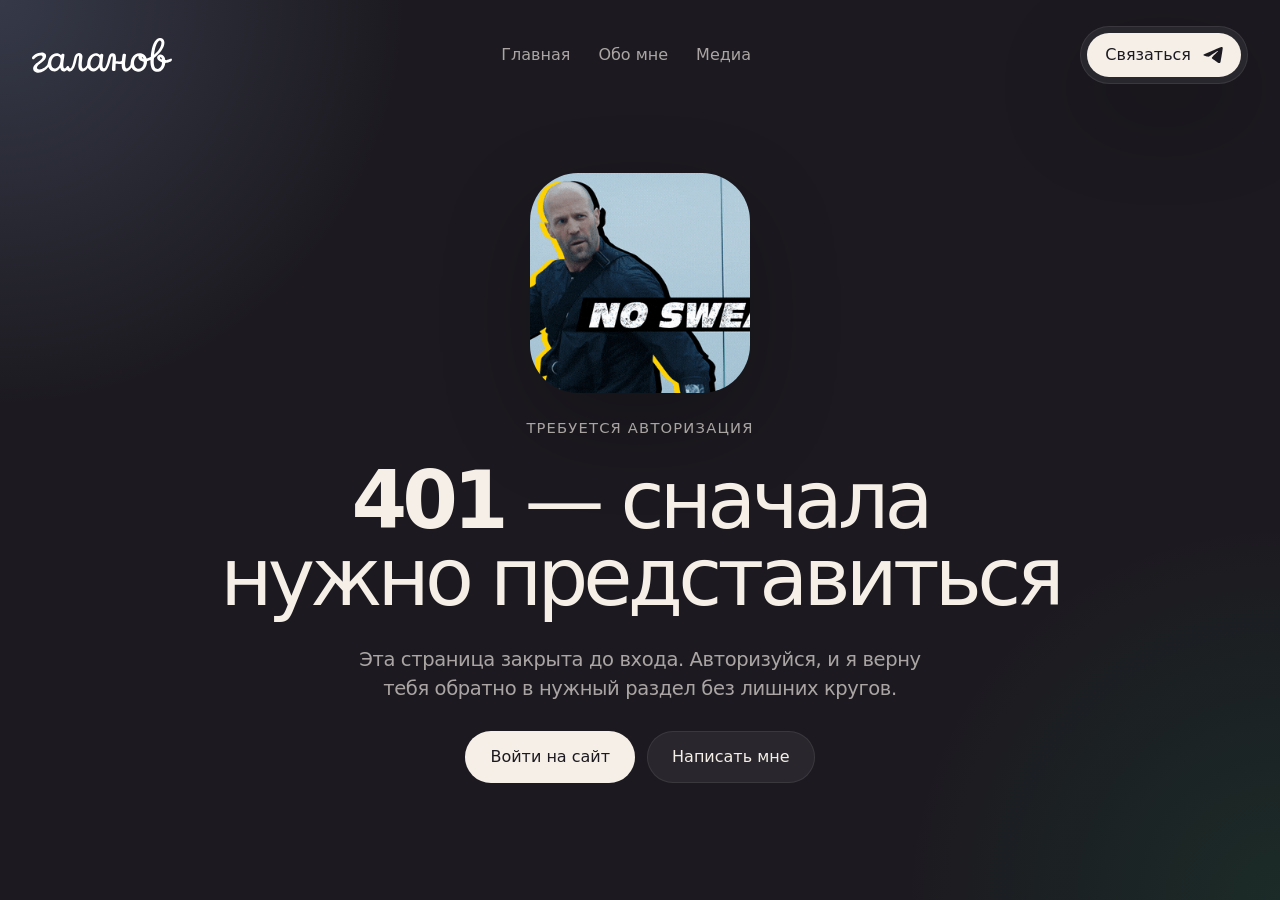
<file: errors/401/index.html>
<!doctype html>
<html lang="ru">
  <head>
    <meta charset="UTF-8" />
    <meta name="viewport" content="width=device-width, initial-scale=1.0, viewport-fit=cover" />
    <meta name="robots" content="noindex,nofollow" />
    <title>401 | Halanov</title>
    <link rel="icon" type="image/svg+xml" href="/favicon.svg" />
    <script src="../../site-theme-init.js"></script>
    <link rel="stylesheet" href="../../errors/error-pages.css" />
  </head>
  <body class="error-page">
    <div class="error-page__shell">
      <header class="error-header">
        <div class="error-header__inner">
          <a class="error-brand" href="/" aria-label="На главную">
            <img src="/assets/logo/header-logo.svg" alt="Halanov" width="140" height="35" />
          </a>
          <nav class="error-header__nav" aria-label="Быстрые ссылки">
            <a href="/">Главная</a>
            <a href="/about">Обо мне</a>
            <a href="/media">Медиа</a>
          </nav>
          <div class="error-header__actions">
            <a class="error-header__contact" href="https://t.me/desigggner" target="_blank" rel="noreferrer">
              <span>Связаться</span>
              <svg viewBox="0 0 49 40" aria-hidden="true" focusable="false" fill="none">
                <path d="M4.2036 17.2565C16.9189 11.6859 25.3978 8.01341 29.6402 6.23905C41.7532 1.17288 44.2702 0.292835 45.9108 0.263465C46.2716 0.257384 47.0783 0.347301 47.6009 0.773698C48.0422 1.13374 48.1636 1.62011 48.2217 1.96146C48.2798 2.30282 48.3521 3.08045 48.2946 3.68806C47.6382 10.6233 44.798 27.4532 43.353 35.2207C42.7416 38.5074 41.5377 39.6095 40.3722 39.7173C37.8392 39.9517 35.9158 38.0341 33.4625 36.417C29.6236 33.8866 27.4549 32.3114 23.7286 29.8422C19.4222 26.9886 22.2139 25.4202 24.6681 22.857C25.3103 22.1862 36.4705 11.9789 36.6865 11.0529C36.7136 10.9371 36.7386 10.5054 36.4836 10.2775C36.2286 10.0495 35.8521 10.1275 35.5805 10.1895C35.1955 10.2773 29.0628 14.3533 17.1825 22.4174C15.4417 23.6193 13.865 24.205 12.4523 24.1743C10.895 24.1404 7.89924 23.2888 5.67221 22.5609C2.94067 21.668 0.769698 21.196 0.958741 19.6797C1.05721 18.8899 2.13883 18.0822 4.2036 17.2565Z" fill="currentColor" />
              </svg>
            </a>
            <button class="error-theme-toggle" type="button" data-error-theme-toggle aria-pressed="false">
              <span class="error-theme-toggle__thumb" aria-hidden="true"></span>
              <span class="error-theme-toggle__icon error-theme-toggle__icon--sun" aria-hidden="true">
                <svg viewBox="0 0 20 20" focusable="false" fill="none">
                  <path d="M10 3.125V1.25" stroke="currentColor" stroke-linecap="round" />
                  <path d="M10 14.375C12.4162 14.375 14.375 12.4162 14.375 10C14.375 7.58375 12.4162 5.625 10 5.625C7.58375 5.625 5.625 7.58375 5.625 10C5.625 12.4162 7.58375 14.375 10 14.375Z" stroke="currentColor" />
                </svg>
              </span>
              <span class="error-theme-toggle__icon error-theme-toggle__icon--moon" aria-hidden="true">
                <svg viewBox="0 0 20 20" focusable="false" fill="none">
                  <path d="M16.4601 12.3578C15.9792 12.4524 15.4901 12.5 15 12.5C13.8915 12.4991 12.797 12.2527 11.7951 11.7784C10.7932 11.3042 9.9087 10.614 9.20524 9.75737C8.50178 8.90071 7.99679 7.89889 7.72653 6.82387C7.45627 5.74885 7.42745 4.62732 7.64216 3.53984C6.55731 3.93655 5.5899 4.6002 4.82927 5.46952C4.06864 6.33884 3.5393 7.3858 3.29014 8.51372C3.04098 9.64163 3.08003 10.8141 3.40368 11.923C3.72733 13.0318 4.32515 14.0412 5.14194 14.858C5.95872 15.6748 6.96814 16.2726 8.07698 16.5963C9.18582 16.9199 10.3583 16.959 11.4863 16.7098C12.6142 16.4607 13.6611 15.9313 14.5304 15.1707C15.3998 14.4101 16.0634 13.4427 16.4601 12.3578Z" stroke="currentColor" stroke-linecap="round" stroke-linejoin="round" />
                </svg>
              </span>
            </button>
          </div>
        </div>
      </header>

      <main class="error-main">
        <section class="error-card" aria-labelledby="error-title">
          <div class="error-card__media">
            <img src="../../assets/error-statham-401.gif" alt="Джейсон Стэтхем с вопросительным взглядом" width="220" height="220" />
          </div>
          <p class="error-card__eyebrow">Требуется авторизация</p>
          <h1 class="error-card__title" id="error-title"><strong>401</strong> — сначала нужно представиться</h1>
          <p class="error-card__text">
            Эта страница закрыта до входа. Авторизуйся, и я верну тебя обратно в нужный
            раздел без лишних кругов.
          </p>
          <p class="error-card__next" data-error-next-wrap hidden>
            Запрошенный маршрут:
            <span class="error-card__next-path" data-error-next-path></span>
          </p>
          <div class="error-card__actions">
            <a class="error-card__button error-card__button--primary" href="/auth" data-error-login-link>Войти на сайт</a>
            <a class="error-card__button error-card__button--secondary" href="https://t.me/desigggner" target="_blank" rel="noreferrer">Написать мне</a>
          </div>
        </section>
      </main>
    </div>

    <script src="../../errors/error-pages.js" defer></script>
  </body>
</html>
</file>
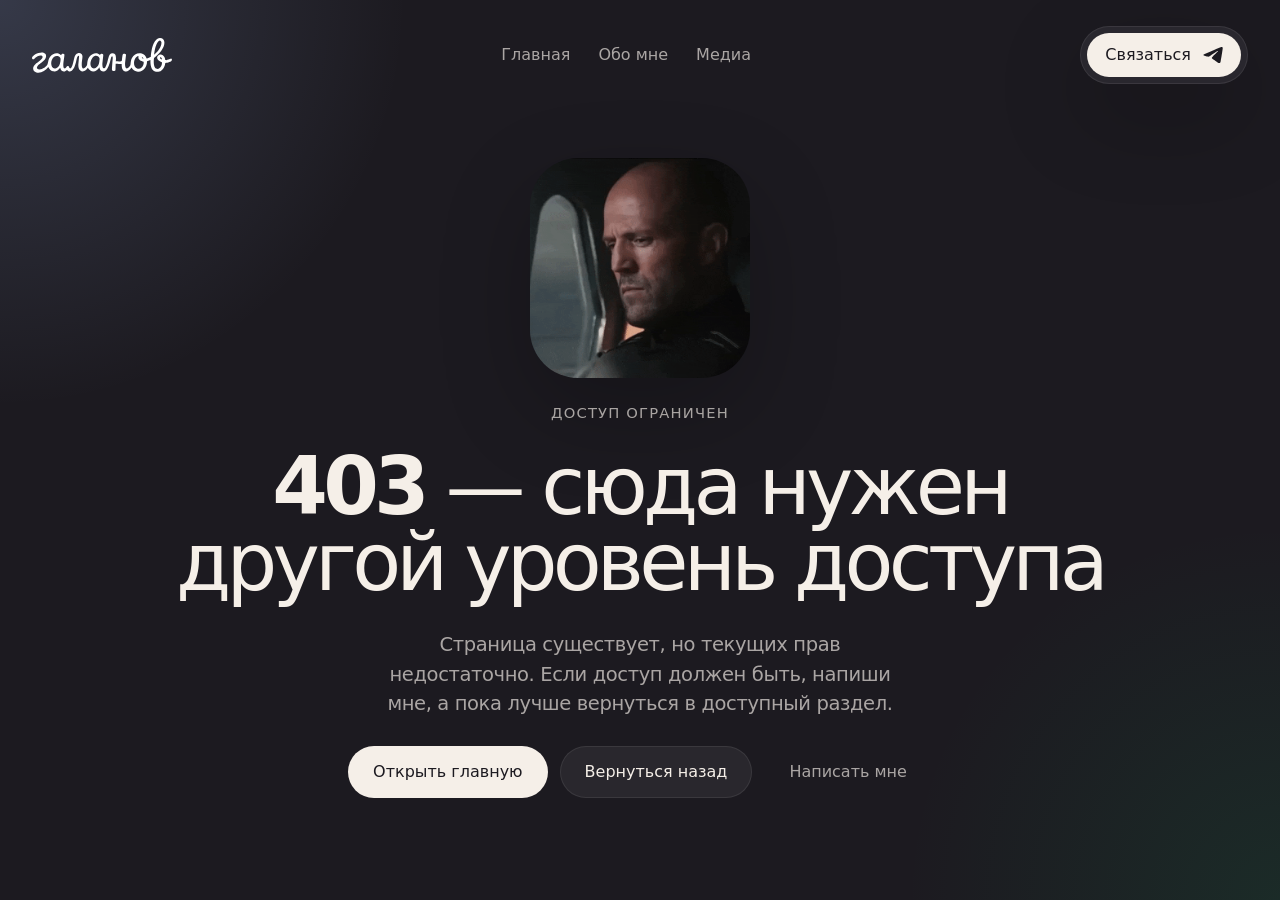
<file: errors/403/index.html>
<!doctype html>
<html lang="ru">
  <head>
    <meta charset="UTF-8" />
    <meta name="viewport" content="width=device-width, initial-scale=1.0, viewport-fit=cover" />
    <meta name="robots" content="noindex,nofollow" />
    <title>403 | Halanov</title>
    <link rel="icon" type="image/svg+xml" href="/favicon.svg" />
    <script src="../../site-theme-init.js"></script>
    <link rel="stylesheet" href="../../errors/error-pages.css" />
  </head>
  <body class="error-page">
    <div class="error-page__shell">
      <header class="error-header">
        <div class="error-header__inner">
          <a class="error-brand" href="/" aria-label="На главную">
            <img src="/assets/logo/header-logo.svg" alt="Halanov" width="140" height="35" />
          </a>
          <nav class="error-header__nav" aria-label="Быстрые ссылки">
            <a href="/">Главная</a>
            <a href="/about">Обо мне</a>
            <a href="/media">Медиа</a>
          </nav>
          <div class="error-header__actions">
            <a class="error-header__contact" href="https://t.me/desigggner" target="_blank" rel="noreferrer">
              <span>Связаться</span>
              <svg viewBox="0 0 49 40" aria-hidden="true" focusable="false" fill="none">
                <path d="M4.2036 17.2565C16.9189 11.6859 25.3978 8.01341 29.6402 6.23905C41.7532 1.17288 44.2702 0.292835 45.9108 0.263465C46.2716 0.257384 47.0783 0.347301 47.6009 0.773698C48.0422 1.13374 48.1636 1.62011 48.2217 1.96146C48.2798 2.30282 48.3521 3.08045 48.2946 3.68806C47.6382 10.6233 44.798 27.4532 43.353 35.2207C42.7416 38.5074 41.5377 39.6095 40.3722 39.7173C37.8392 39.9517 35.9158 38.0341 33.4625 36.417C29.6236 33.8866 27.4549 32.3114 23.7286 29.8422C19.4222 26.9886 22.2139 25.4202 24.6681 22.857C25.3103 22.1862 36.4705 11.9789 36.6865 11.0529C36.7136 10.9371 36.7386 10.5054 36.4836 10.2775C36.2286 10.0495 35.8521 10.1275 35.5805 10.1895C35.1955 10.2773 29.0628 14.3533 17.1825 22.4174C15.4417 23.6193 13.865 24.205 12.4523 24.1743C10.895 24.1404 7.89924 23.2888 5.67221 22.5609C2.94067 21.668 0.769698 21.196 0.958741 19.6797C1.05721 18.8899 2.13883 18.0822 4.2036 17.2565Z" fill="currentColor" />
              </svg>
            </a>
            <button class="error-theme-toggle" type="button" data-error-theme-toggle aria-pressed="false">
              <span class="error-theme-toggle__thumb" aria-hidden="true"></span>
              <span class="error-theme-toggle__icon error-theme-toggle__icon--sun" aria-hidden="true">
                <svg viewBox="0 0 20 20" focusable="false" fill="none">
                  <path d="M10 3.125V1.25" stroke="currentColor" stroke-linecap="round" />
                  <path d="M10 14.375C12.4162 14.375 14.375 12.4162 14.375 10C14.375 7.58375 12.4162 5.625 10 5.625C7.58375 5.625 5.625 7.58375 5.625 10C5.625 12.4162 7.58375 14.375 10 14.375Z" stroke="currentColor" />
                </svg>
              </span>
              <span class="error-theme-toggle__icon error-theme-toggle__icon--moon" aria-hidden="true">
                <svg viewBox="0 0 20 20" focusable="false" fill="none">
                  <path d="M16.4601 12.3578C15.9792 12.4524 15.4901 12.5 15 12.5C13.8915 12.4991 12.797 12.2527 11.7951 11.7784C10.7932 11.3042 9.9087 10.614 9.20524 9.75737C8.50178 8.90071 7.99679 7.89889 7.72653 6.82387C7.45627 5.74885 7.42745 4.62732 7.64216 3.53984C6.55731 3.93655 5.5899 4.6002 4.82927 5.46952C4.06864 6.33884 3.5393 7.3858 3.29014 8.51372C3.04098 9.64163 3.08003 10.8141 3.40368 11.923C3.72733 13.0318 4.32515 14.0412 5.14194 14.858C5.95872 15.6748 6.96814 16.2726 8.07698 16.5963C9.18582 16.9199 10.3583 16.959 11.4863 16.7098C12.6142 16.4607 13.6611 15.9313 14.5304 15.1707C15.3998 14.4101 16.0634 13.4427 16.4601 12.3578Z" stroke="currentColor" stroke-linecap="round" stroke-linejoin="round" />
                </svg>
              </span>
            </button>
          </div>
        </div>
      </header>

      <main class="error-main">
        <section class="error-card" aria-labelledby="error-title">
          <div class="error-card__media">
            <img src="../../assets/error-statham-403.gif" alt="Джейсон Стэтхем недоволен происходящим" width="220" height="220" />
          </div>
          <p class="error-card__eyebrow">Доступ ограничен</p>
          <h1 class="error-card__title" id="error-title"><strong>403</strong> — сюда нужен другой уровень доступа</h1>
          <p class="error-card__text">
            Страница существует, но текущих прав недостаточно. Если доступ должен быть,
            напиши мне, а пока лучше вернуться в доступный раздел.
          </p>
          <div class="error-card__actions">
            <a class="error-card__button error-card__button--primary" href="/">Открыть главную</a>
            <button class="error-card__button error-card__button--secondary" type="button" data-error-back-button data-fallback="/">Вернуться назад</button>
            <a class="error-card__button error-card__button--ghost" href="https://t.me/desigggner" target="_blank" rel="noreferrer">Написать мне</a>
          </div>
        </section>
      </main>
    </div>

    <script src="../../errors/error-pages.js" defer></script>
  </body>
</html>
</file>
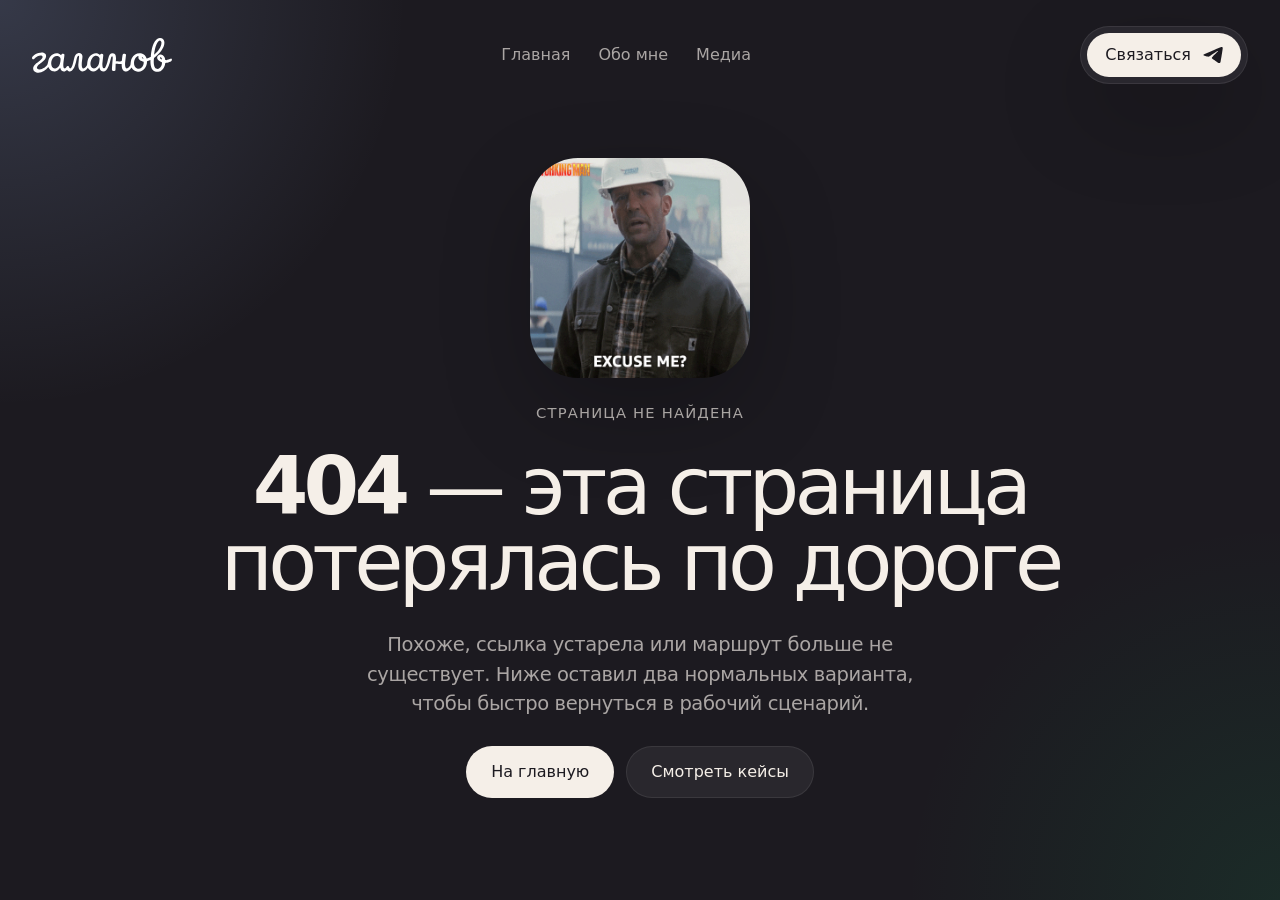
<file: errors/404/index.html>
<!doctype html>
<html lang="ru">
  <head>
    <meta charset="UTF-8" />
    <meta name="viewport" content="width=device-width, initial-scale=1.0, viewport-fit=cover" />
    <meta name="robots" content="noindex,nofollow" />
    <title>404 | Halanov</title>
    <link rel="icon" type="image/svg+xml" href="/favicon.svg" />
    <script src="../../site-theme-init.js"></script>
    <link rel="stylesheet" href="../../errors/error-pages.css" />
  </head>
  <body class="error-page">
    <div class="error-page__shell">
      <header class="error-header">
        <div class="error-header__inner">
          <a class="error-brand" href="/" aria-label="На главную">
            <img src="/assets/logo/header-logo.svg" alt="Halanov" width="140" height="35" />
          </a>

          <nav class="error-header__nav" aria-label="Быстрые ссылки">
            <a href="/">Главная</a>
            <a href="/about">Обо мне</a>
            <a href="/media">Медиа</a>
          </nav>

          <div class="error-header__actions">
            <a
              class="error-header__contact"
              href="https://t.me/desigggner"
              target="_blank"
              rel="noreferrer"
            >
              <span>Связаться</span>
              <svg viewBox="0 0 49 40" aria-hidden="true" focusable="false" fill="none">
                <path
                  d="M4.2036 17.2565C16.9189 11.6859 25.3978 8.01341 29.6402 6.23905C41.7532 1.17288 44.2702 0.292835 45.9108 0.263465C46.2716 0.257384 47.0783 0.347301 47.6009 0.773698C48.0422 1.13374 48.1636 1.62011 48.2217 1.96146C48.2798 2.30282 48.3521 3.08045 48.2946 3.68806C47.6382 10.6233 44.798 27.4532 43.353 35.2207C42.7416 38.5074 41.5377 39.6095 40.3722 39.7173C37.8392 39.9517 35.9158 38.0341 33.4625 36.417C29.6236 33.8866 27.4549 32.3114 23.7286 29.8422C19.4222 26.9886 22.2139 25.4202 24.6681 22.857C25.3103 22.1862 36.4705 11.9789 36.6865 11.0529C36.7136 10.9371 36.7386 10.5054 36.4836 10.2775C36.2286 10.0495 35.8521 10.1275 35.5805 10.1895C35.1955 10.2773 29.0628 14.3533 17.1825 22.4174C15.4417 23.6193 13.865 24.205 12.4523 24.1743C10.895 24.1404 7.89924 23.2888 5.67221 22.5609C2.94067 21.668 0.769698 21.196 0.958741 19.6797C1.05721 18.8899 2.13883 18.0822 4.2036 17.2565Z"
                  fill="currentColor"
                />
              </svg>
            </a>

            <button class="error-theme-toggle" type="button" data-error-theme-toggle aria-pressed="false">
              <span class="error-theme-toggle__thumb" aria-hidden="true"></span>
              <span class="error-theme-toggle__icon error-theme-toggle__icon--sun" aria-hidden="true">
                <svg viewBox="0 0 20 20" focusable="false" fill="none">
                  <path d="M10 3.125V1.25" stroke="currentColor" stroke-linecap="round" />
                  <path d="M10 14.375C12.4162 14.375 14.375 12.4162 14.375 10C14.375 7.58375 12.4162 5.625 10 5.625C7.58375 5.625 5.625 7.58375 5.625 10C5.625 12.4162 7.58375 14.375 10 14.375Z" stroke="currentColor" />
                  <path d="M5 5L3.75 3.75" stroke="currentColor" stroke-linecap="round" />
                  <path d="M15 5L16.25 3.75" stroke="currentColor" stroke-linecap="round" />
                  <path d="M3.125 10H1.25" stroke="currentColor" stroke-linecap="round" />
                  <path d="M16.875 10H18.75" stroke="currentColor" stroke-linecap="round" />
                  <path d="M5 15L3.75 16.25" stroke="currentColor" stroke-linecap="round" />
                  <path d="M15 15L16.25 16.25" stroke="currentColor" stroke-linecap="round" />
                  <path d="M10 16.875V18.75" stroke="currentColor" stroke-linecap="round" />
                </svg>
              </span>
              <span class="error-theme-toggle__icon error-theme-toggle__icon--moon" aria-hidden="true">
                <svg viewBox="0 0 20 20" focusable="false" fill="none">
                  <path d="M16.4601 12.3578C15.9792 12.4524 15.4901 12.5 15 12.5C13.8915 12.4991 12.797 12.2527 11.7951 11.7784C10.7932 11.3042 9.9087 10.614 9.20524 9.75737C8.50178 8.90071 7.99679 7.89889 7.72653 6.82387C7.45627 5.74885 7.42745 4.62732 7.64216 3.53984C6.55731 3.93655 5.5899 4.6002 4.82927 5.46952C4.06864 6.33884 3.5393 7.3858 3.29014 8.51372C3.04098 9.64163 3.08003 10.8141 3.40368 11.923C3.72733 13.0318 4.32515 14.0412 5.14194 14.858C5.95872 15.6748 6.96814 16.2726 8.07698 16.5963C9.18582 16.9199 10.3583 16.959 11.4863 16.7098C12.6142 16.4607 13.6611 15.9313 14.5304 15.1707C15.3998 14.4101 16.0634 13.4427 16.4601 12.3578Z" stroke="currentColor" stroke-linecap="round" stroke-linejoin="round" />
                </svg>
              </span>
            </button>
          </div>
        </div>
      </header>

      <main class="error-main">
        <section class="error-card" aria-labelledby="error-title">
          <div class="error-card__media">
            <img src="../../assets/error-statham.gif" alt="Джейсон Стэтхем смотрит с недоверием" width="220" height="220" />
          </div>
          <p class="error-card__eyebrow">Страница не найдена</p>
          <h1 class="error-card__title" id="error-title"><strong>404</strong> — эта страница потерялась по дороге</h1>
          <p class="error-card__text">
            Похоже, ссылка устарела или маршрут больше не существует. Ниже оставил два
            нормальных варианта, чтобы быстро вернуться в рабочий сценарий.
          </p>
          <div class="error-card__actions">
            <a class="error-card__button error-card__button--primary" href="/">На главную</a>
            <a class="error-card__button error-card__button--secondary" href="/#works">Смотреть кейсы</a>
          </div>
        </section>
      </main>
    </div>

    <script src="../../errors/error-pages.js" defer></script>
  </body>
</html>
</file>
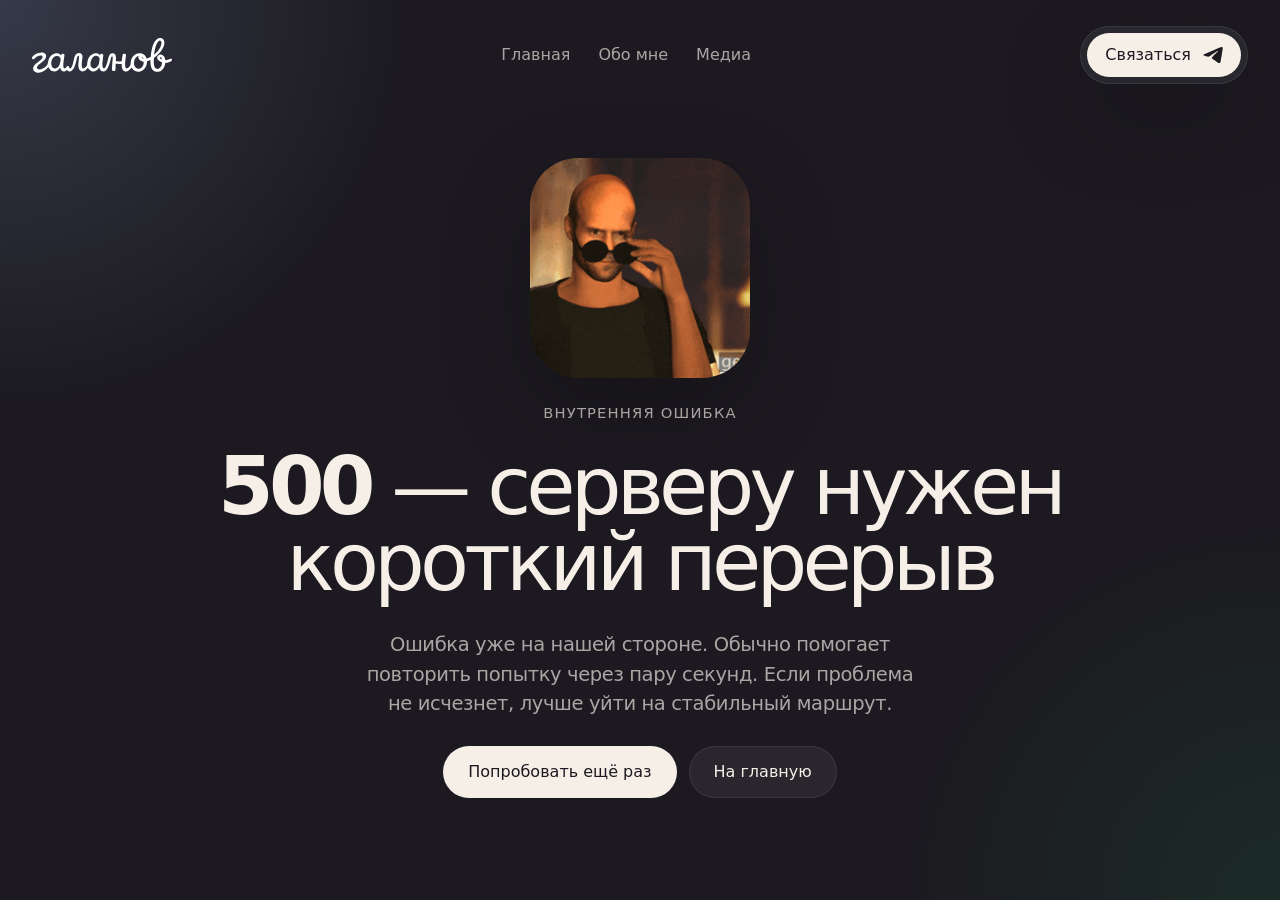
<file: errors/500/index.html>
<!doctype html>
<html lang="ru">
  <head>
    <meta charset="UTF-8" />
    <meta name="viewport" content="width=device-width, initial-scale=1.0, viewport-fit=cover" />
    <meta name="robots" content="noindex,nofollow" />
    <title>500 | Halanov</title>
    <link rel="icon" type="image/svg+xml" href="/favicon.svg" />
    <script src="../../site-theme-init.js"></script>
    <link rel="stylesheet" href="../../errors/error-pages.css" />
  </head>
  <body class="error-page">
    <div class="error-page__shell">
      <header class="error-header">
        <div class="error-header__inner">
          <a class="error-brand" href="/" aria-label="На главную">
            <img src="/assets/logo/header-logo.svg" alt="Halanov" width="140" height="35" />
          </a>
          <nav class="error-header__nav" aria-label="Быстрые ссылки">
            <a href="/">Главная</a>
            <a href="/about">Обо мне</a>
            <a href="/media">Медиа</a>
          </nav>
          <div class="error-header__actions">
            <a class="error-header__contact" href="https://t.me/desigggner" target="_blank" rel="noreferrer">
              <span>Связаться</span>
              <svg viewBox="0 0 49 40" aria-hidden="true" focusable="false" fill="none">
                <path d="M4.2036 17.2565C16.9189 11.6859 25.3978 8.01341 29.6402 6.23905C41.7532 1.17288 44.2702 0.292835 45.9108 0.263465C46.2716 0.257384 47.0783 0.347301 47.6009 0.773698C48.0422 1.13374 48.1636 1.62011 48.2217 1.96146C48.2798 2.30282 48.3521 3.08045 48.2946 3.68806C47.6382 10.6233 44.798 27.4532 43.353 35.2207C42.7416 38.5074 41.5377 39.6095 40.3722 39.7173C37.8392 39.9517 35.9158 38.0341 33.4625 36.417C29.6236 33.8866 27.4549 32.3114 23.7286 29.8422C19.4222 26.9886 22.2139 25.4202 24.6681 22.857C25.3103 22.1862 36.4705 11.9789 36.6865 11.0529C36.7136 10.9371 36.7386 10.5054 36.4836 10.2775C36.2286 10.0495 35.8521 10.1275 35.5805 10.1895C35.1955 10.2773 29.0628 14.3533 17.1825 22.4174C15.4417 23.6193 13.865 24.205 12.4523 24.1743C10.895 24.1404 7.89924 23.2888 5.67221 22.5609C2.94067 21.668 0.769698 21.196 0.958741 19.6797C1.05721 18.8899 2.13883 18.0822 4.2036 17.2565Z" fill="currentColor" />
              </svg>
            </a>
            <button class="error-theme-toggle" type="button" data-error-theme-toggle aria-pressed="false">
              <span class="error-theme-toggle__thumb" aria-hidden="true"></span>
              <span class="error-theme-toggle__icon error-theme-toggle__icon--sun" aria-hidden="true">
                <svg viewBox="0 0 20 20" focusable="false" fill="none">
                  <path d="M10 3.125V1.25" stroke="currentColor" stroke-linecap="round" />
                  <path d="M10 14.375C12.4162 14.375 14.375 12.4162 14.375 10C14.375 7.58375 12.4162 5.625 10 5.625C7.58375 5.625 5.625 7.58375 5.625 10C5.625 12.4162 7.58375 14.375 10 14.375Z" stroke="currentColor" />
                </svg>
              </span>
              <span class="error-theme-toggle__icon error-theme-toggle__icon--moon" aria-hidden="true">
                <svg viewBox="0 0 20 20" focusable="false" fill="none">
                  <path d="M16.4601 12.3578C15.9792 12.4524 15.4901 12.5 15 12.5C13.8915 12.4991 12.797 12.2527 11.7951 11.7784C10.7932 11.3042 9.9087 10.614 9.20524 9.75737C8.50178 8.90071 7.99679 7.89889 7.72653 6.82387C7.45627 5.74885 7.42745 4.62732 7.64216 3.53984C6.55731 3.93655 5.5899 4.6002 4.82927 5.46952C4.06864 6.33884 3.5393 7.3858 3.29014 8.51372C3.04098 9.64163 3.08003 10.8141 3.40368 11.923C3.72733 13.0318 4.32515 14.0412 5.14194 14.858C5.95872 15.6748 6.96814 16.2726 8.07698 16.5963C9.18582 16.9199 10.3583 16.959 11.4863 16.7098C12.6142 16.4607 13.6611 15.9313 14.5304 15.1707C15.3998 14.4101 16.0634 13.4427 16.4601 12.3578Z" stroke="currentColor" stroke-linecap="round" stroke-linejoin="round" />
                </svg>
              </span>
            </button>
          </div>
        </div>
      </header>

      <main class="error-main">
        <section class="error-card" aria-labelledby="error-title">
          <div class="error-card__media">
            <img src="../../assets/error-statham-500.gif" alt="Джейсон Стэтхем не одобряет ошибку сервера" width="220" height="220" />
          </div>
          <p class="error-card__eyebrow">Внутренняя ошибка</p>
          <h1 class="error-card__title" id="error-title"><strong>500</strong> — серверу нужен короткий перерыв</h1>
          <p class="error-card__text">
            Ошибка уже на нашей стороне. Обычно помогает повторить попытку через пару
            секунд. Если проблема не исчезнет, лучше уйти на стабильный маршрут.
          </p>
          <div class="error-card__actions">
            <button class="error-card__button error-card__button--primary" type="button" data-error-reload-button>Попробовать ещё раз</button>
            <a class="error-card__button error-card__button--secondary" href="/">На главную</a>
          </div>
        </section>
      </main>
    </div>

    <script src="../../errors/error-pages.js" defer></script>
  </body>
</html>
</file>
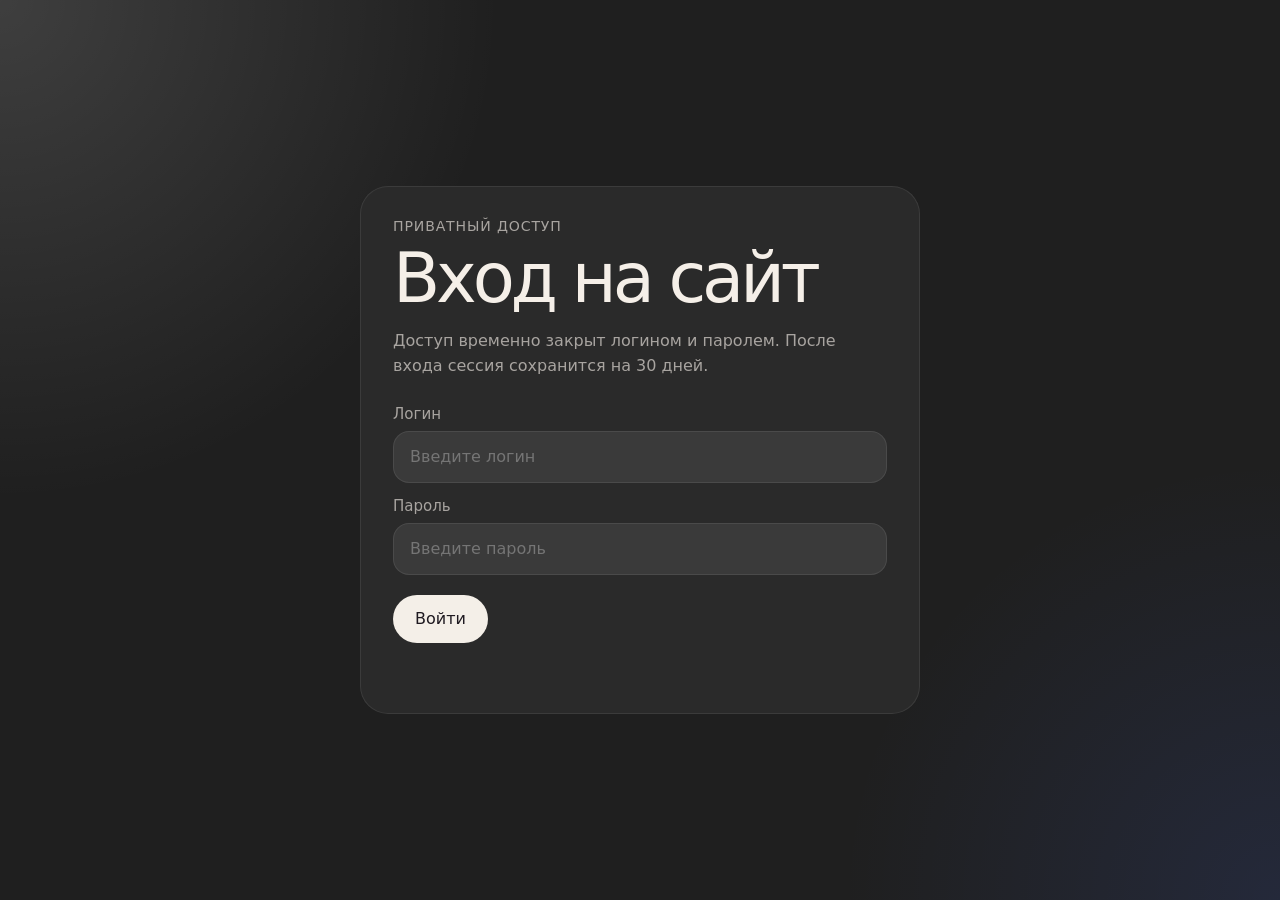
<file: auth.html>
<!doctype html>
<html lang="ru">
  <head>
    <meta charset="UTF-8" />
    <meta name="viewport" content="width=device-width, initial-scale=1.0" />
    <meta name="robots" content="noindex,nofollow" />
    <title>Вход | Halanov</title>
    <link rel="icon" type="image/svg+xml" href="/favicon.svg" />
    <script src="./site-theme-init.js"></script>
    <style>
      :root {
        --bg: #f4f1ee;
        --surface: rgba(255, 255, 255, 0.84);
        --surface-border: rgba(51, 48, 55, 0.08);
        --text: #333037;
        --muted: rgba(51, 48, 55, 0.66);
        --button-bg: #333037;
        --button-text: #ffffff;
        --focus: rgba(52, 107, 255, 0.42);
      }

      html[data-theme="dark"] {
        --bg: #1f1f1f;
        --surface: rgba(44, 44, 44, 0.92);
        --surface-border: rgba(255, 255, 255, 0.08);
        --text: #f5efe8;
        --muted: rgba(245, 239, 232, 0.62);
        --button-bg: #f4efe8;
        --button-text: #1f1a21;
        --focus: rgba(138, 174, 255, 0.45);
      }

      * {
        box-sizing: border-box;
      }

      body {
        margin: 0;
        min-height: 100vh;
        font-family: "Google Sans", "Segoe UI", system-ui, sans-serif;
        color: var(--text);
        background:
          radial-gradient(circle at top left, rgba(255, 255, 255, 0.14), transparent 32%),
          radial-gradient(circle at bottom right, rgba(74, 114, 255, 0.12), transparent 28%),
          var(--bg);
      }

      .site-auth {
        display: grid;
        min-height: 100vh;
        padding: 24px;
      }

      .site-auth__card {
        width: min(560px, 100%);
        margin: auto;
        padding: 32px;
        border: 1px solid var(--surface-border);
        border-radius: 28px;
        background: var(--surface);
        backdrop-filter: blur(20px);
      }

      .site-auth__eyebrow,
      .site-auth__message {
        margin: 0;
      }

      .site-auth__eyebrow {
        color: var(--muted);
        font-size: 0.88rem;
        line-height: 1;
        letter-spacing: 0.06em;
        text-transform: uppercase;
      }

      .site-auth__title {
        margin: 12px 0 0;
        font-size: clamp(2.8rem, 8vw, 4.3rem);
        font-weight: 400;
        line-height: 0.96;
        letter-spacing: -0.06em;
      }

      .site-auth__note {
        margin: 18px 0 0;
        color: var(--muted);
        font-size: 1rem;
        line-height: 1.55;
      }

      .site-auth__form {
        display: grid;
        gap: 14px;
        margin-top: 26px;
      }

      .site-auth__field {
        display: grid;
        gap: 8px;
      }

      .site-auth__label {
        color: var(--muted);
        font-size: 0.94rem;
        line-height: 1.2;
      }

      .site-auth__input {
        width: 100%;
        min-height: 52px;
        padding: 14px 16px;
        border: 1px solid var(--surface-border);
        border-radius: 16px;
        background: rgba(255, 255, 255, 0.08);
        color: var(--text);
        font: inherit;
      }

      .site-auth__input:focus-visible,
      .site-auth__button:focus-visible {
        outline: 3px solid var(--focus);
        outline-offset: 3px;
      }

      .site-auth__actions {
        display: flex;
        gap: 12px;
        margin-top: 6px;
      }

      .site-auth__button {
        border: 0;
        border-radius: 999px;
        min-height: 48px;
        padding: 12px 22px;
        background: var(--button-bg);
        color: var(--button-text);
        font: inherit;
        cursor: pointer;
      }

      .site-auth__button:disabled {
        opacity: 0.6;
        cursor: wait;
      }

      .site-auth__message {
        min-height: 24px;
        margin-top: 14px;
        color: var(--muted);
        font-size: 0.94rem;
        line-height: 1.45;
      }

      .site-auth__message.is-error {
        color: #c44d4d;
      }

      @media (max-width: 640px) {
        .site-auth {
          padding: 16px;
        }

        .site-auth__card {
          padding: 24px 20px;
          border-radius: 24px;
        }

        .site-auth__actions {
          display: block;
        }

        .site-auth__button {
          width: 100%;
        }
      }
    </style>
  </head>
  <body>
    <main class="site-auth">
      <section class="site-auth__card" aria-labelledby="site-auth-title">
        <p class="site-auth__eyebrow">Приватный доступ</p>
        <h1 class="site-auth__title" id="site-auth-title">Вход на сайт</h1>
        <p class="site-auth__note">
          Доступ временно закрыт логином и паролем. После входа сессия сохранится на 30 дней.
        </p>

        <form class="site-auth__form" data-site-auth-form>
          <label class="site-auth__field">
            <span class="site-auth__label">Логин</span>
            <input
              class="site-auth__input"
              type="text"
              name="login"
              autocomplete="username"
              placeholder="Введите логин"
              required
            />
          </label>

          <label class="site-auth__field">
            <span class="site-auth__label">Пароль</span>
            <input
              class="site-auth__input"
              type="password"
              name="password"
              autocomplete="current-password"
              placeholder="Введите пароль"
              required
            />
          </label>

          <div class="site-auth__actions">
            <button class="site-auth__button" type="submit" data-site-auth-submit>Войти</button>
          </div>
        </form>

        <p class="site-auth__message" data-site-auth-message aria-live="polite"></p>
      </section>
    </main>

    <script src="./site-auth.js" defer></script>
  </body>
</html>
</file>
<file: errors/error-pages.css>
:root {
  --error-bg: #f6f4f1;
  --error-surface: rgba(255, 255, 255, 0.78);
  --error-surface-border: rgba(51, 48, 55, 0.08);
  --error-text: #121016;
  --error-muted: rgba(51, 48, 55, 0.68);
  --error-button-bg: #333037;
  --error-button-text: #ffffff;
  --error-button-secondary-bg: rgba(255, 255, 255, 0.72);
  --error-button-secondary-text: #333037;
  --error-shadow: 0 24px 80px rgba(27, 23, 31, 0.08);
  --error-focus: rgba(61, 124, 255, 0.36);
  --error-logo-filter: brightness(0) saturate(100%);
}

html[data-theme="dark"] {
  --error-bg: #1c1a20;
  --error-surface: rgba(45, 42, 50, 0.84);
  --error-surface-border: rgba(255, 255, 255, 0.08);
  --error-text: #f5efe8;
  --error-muted: rgba(245, 239, 232, 0.66);
  --error-button-bg: #f5efe8;
  --error-button-text: #1c1a20;
  --error-button-secondary-bg: rgba(255, 255, 255, 0.06);
  --error-button-secondary-text: #f5efe8;
  --error-shadow: 0 32px 90px rgba(0, 0, 0, 0.24);
  --error-focus: rgba(142, 179, 255, 0.4);
  --error-logo-filter: brightness(0) saturate(100%) invert(1);
}

* {
  box-sizing: border-box;
}

html,
body {
  min-height: 100%;
}

body.error-page {
  margin: 0;
  min-height: 100vh;
  font-family: "Google Sans", "Segoe UI", system-ui, sans-serif;
  color: var(--error-text);
  background:
    radial-gradient(circle at top left, rgba(170, 198, 255, 0.18), transparent 26%),
    radial-gradient(circle at bottom right, rgba(20, 194, 109, 0.1), transparent 24%),
    var(--error-bg);
}

.error-page__shell {
  display: grid;
  min-height: 100vh;
  grid-template-rows: auto 1fr;
}

.error-header {
  padding: 26px 32px 0;
}

.error-header__inner {
  display: grid;
  grid-template-columns: auto 1fr auto;
  align-items: center;
  gap: 20px;
  width: min(1260px, 100%);
  margin: 0 auto;
}

.error-brand {
  display: inline-flex;
  align-items: center;
  flex: none;
}

.error-brand img {
  display: block;
  width: 140px;
  height: auto;
  filter: var(--error-logo-filter);
}

.error-header__nav {
  display: flex;
  justify-content: center;
  gap: 28px;
}

.error-header__nav a,
.error-header__nav span {
  color: var(--error-muted);
  font-size: 1rem;
  line-height: 1.2;
  text-decoration: none;
}

.error-header__nav a:hover {
  color: var(--error-text);
}

.error-header__actions {
  display: inline-flex;
  align-items: center;
  gap: 8px;
  padding: 6px;
  border: 1px solid var(--error-surface-border);
  border-radius: 999px;
  background: var(--error-surface);
  backdrop-filter: blur(16px);
  -webkit-backdrop-filter: blur(16px);
  box-shadow: var(--error-shadow);
}

.error-header__contact,
.error-theme-toggle {
  border: 0;
  border-radius: 999px;
  min-height: 44px;
}

.error-header__contact {
  display: inline-flex;
  align-items: center;
  gap: 12px;
  padding: 12px 18px;
  background: var(--error-button-bg);
  color: var(--error-button-text);
  font-size: 1rem;
  line-height: 1;
  text-decoration: none;
}

.error-header__contact svg {
  display: block;
  width: 20px;
  height: 20px;
}

.error-theme-toggle {
  display: none;
  position: relative;
  grid-template-columns: 32px 32px;
  column-gap: 8px;
  align-items: center;
  width: 84px;
  padding: 6px;
  background: rgba(255, 255, 255, 0.08);
  color: var(--error-muted);
  cursor: pointer;
}

.error-theme-toggle__thumb {
  position: absolute;
  top: 6px;
  left: 6px;
  width: 32px;
  height: 32px;
  border-radius: 50%;
  background: rgba(255, 255, 255, 0.92);
  box-shadow: 0 6px 18px rgba(0, 0, 0, 0.16);
  transition: transform 220ms ease;
}

html[data-theme="dark"] .error-theme-toggle__thumb {
  transform: translateX(40px);
}

.error-theme-toggle__icon {
  position: relative;
  z-index: 1;
  display: grid;
  place-items: center;
  width: 32px;
  height: 32px;
}

.error-theme-toggle__icon svg {
  display: block;
  width: 20px;
  height: 20px;
}

html[data-theme="light"] .error-theme-toggle__icon--sun,
html[data-theme="dark"] .error-theme-toggle__icon--moon {
  color: var(--error-text);
}

.error-main {
  display: grid;
  align-items: center;
  padding: 36px 24px 64px;
}

.error-card {
  display: grid;
  justify-items: center;
  gap: 28px;
  width: min(1180px, 100%);
  margin: 0 auto;
  text-align: center;
}

.error-card__media {
  width: 220px;
  height: 220px;
  border-radius: 48px;
  overflow: hidden;
  box-shadow: var(--error-shadow);
  background: rgba(0, 0, 0, 0.06);
}

.error-card__media img {
  display: block;
  width: 100%;
  height: 100%;
  object-fit: cover;
}

.error-card__eyebrow {
  margin: 0;
  color: var(--error-muted);
  font-size: 0.92rem;
  line-height: 1;
  letter-spacing: 0.08em;
  text-transform: uppercase;
}

.error-card__title {
  max-width: 1160px;
  margin: 0;
  font-size: clamp(3rem, 7vw, 5rem);
  font-weight: 400;
  line-height: 0.96;
  letter-spacing: -0.06em;
  text-wrap: balance;
}

.error-card__title strong {
  font-weight: 600;
}

.error-card__text {
  max-width: 720px;
  margin: 0;
  color: var(--error-muted);
  font-size: clamp(1rem, 1.6vw, 1.22rem);
  line-height: 1.5;
  letter-spacing: -0.02em;
  text-wrap: balance;
}

.error-card__next {
  margin: -8px 0 0;
  color: var(--error-muted);
  font-size: 0.94rem;
  line-height: 1.4;
}

.error-card__next[hidden] {
  display: none;
}

.error-card__next-path {
  color: var(--error-text);
}

.error-card__actions {
  display: flex;
  flex-wrap: wrap;
  justify-content: center;
  gap: 12px;
}

.error-card__button {
  display: inline-flex;
  align-items: center;
  justify-content: center;
  min-height: 52px;
  padding: 14px 24px;
  border: 1px solid transparent;
  border-radius: 999px;
  font: inherit;
  font-size: 1rem;
  line-height: 1;
  text-decoration: none;
  cursor: pointer;
  transition:
    transform 180ms ease,
    background-color 220ms ease,
    color 220ms ease,
    border-color 220ms ease;
}

.error-card__button:hover,
.error-header__contact:hover,
.error-theme-toggle:hover {
  transform: translateY(-1px);
}

.error-card__button--primary {
  background: var(--error-button-bg);
  color: var(--error-button-text);
}

.error-card__button--secondary {
  border-color: var(--error-surface-border);
  background: var(--error-button-secondary-bg);
  color: var(--error-button-secondary-text);
}

.error-card__button--ghost {
  color: var(--error-muted);
  background: transparent;
}

.error-card__button:focus-visible,
.error-header__contact:focus-visible,
.error-theme-toggle:focus-visible,
.error-brand:focus-visible,
.error-header__nav a:focus-visible {
  outline: 3px solid var(--error-focus);
  outline-offset: 3px;
}

@media (max-width: 920px) {
  .error-header {
    padding: 20px 18px 0;
  }

  .error-header__inner {
    grid-template-columns: auto auto;
    justify-content: space-between;
  }

  .error-header__nav {
    display: none;
  }

  .error-main {
    padding: 28px 16px 48px;
  }
}

@media (max-width: 640px) {
  .error-card {
    gap: 22px;
  }

  .error-card__media {
    width: 180px;
    height: 180px;
    border-radius: 36px;
  }

  .error-card__actions {
    width: 100%;
  }

  .error-card__button {
    width: 100%;
  }

  .error-header__actions {
    gap: 6px;
    padding: 4px;
  }

  .error-header__contact {
    min-height: 40px;
    padding: 10px 14px;
    font-size: 0.94rem;
  }
}
</file>
